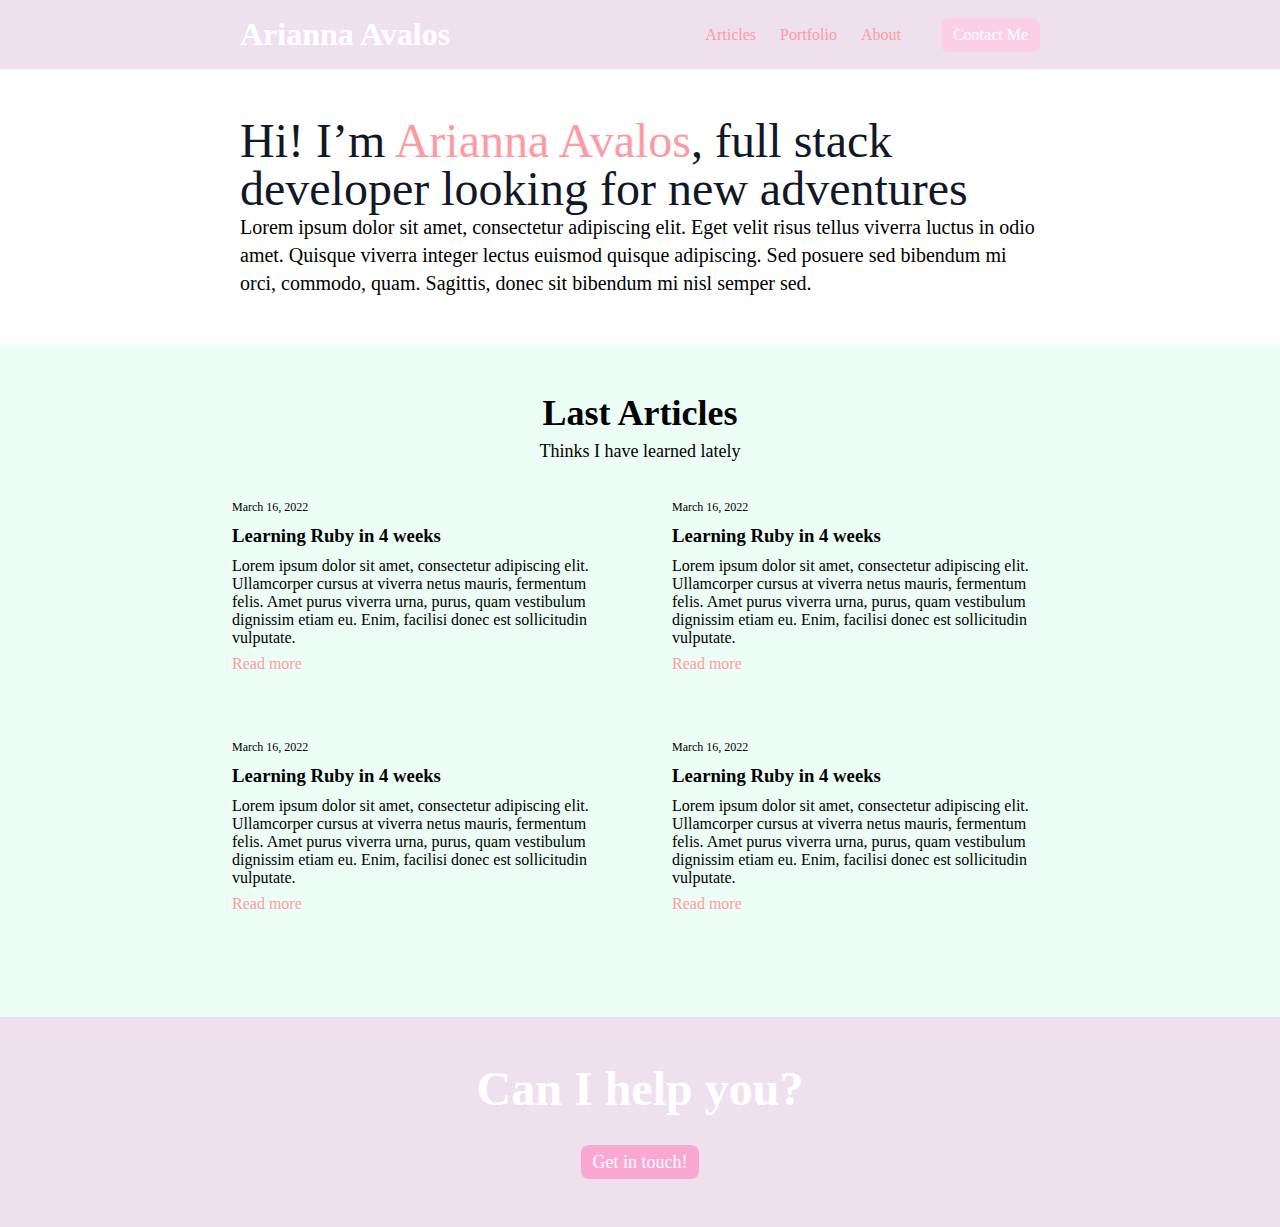
<file: port-final/index.html>
<!DOCTYPE html>
<html lang="en">
<head>
  <meta charset="UTF-8">
  <meta http-equiv="X-UA-Compatible" content="IE=edge">
  <meta name="viewport" content="width=device-width, initial-scale=1.0">
  <link rel="stylesheet" href="css/style.css">
  <title>Index</title>
</head>
<body>
<!-- header -->
<section class ="container">
    <header>
          <div class="wrapper">
            <div class="headerContainer">
              <a href="index.html"><h1 class="text-white">Arianna Avalos</h1></a>
              <nav>
                <ul class="font-inter">
                  <li>
                    <a href="article.html" class="text-salmon">Articles</a>
                  </li>
                  <li>
                    <a href="portfolio.html" class="text-salmon">Portfolio</a>
                  </li>
                  <li>
                    <a href="about.html" class="text-salmon">About</a>
                  </li>
                </ul>
                <a href="contact.html" class="button bg-pink200 text-white">Contact Me</a>
              </nav>
            </div>
          </div>
        </header>

      <!-- structure-->
        <section class="banner">
          <div class="wrapper">
            <div class="heroContainer">
              <h1 class="text-gray900">
                Hi! I’m <span class="text-salmon">Arianna Avalos</span>, full stack
                developer looking for new adventures
              </h1>
              <p>
                Lorem ipsum dolor sit amet, consectetur adipiscing elit. Eget velit
                risus tellus viverra luctus in odio amet. Quisque viverra integer
                lectus euismod quisque adipiscing. Sed posuere sed bibendum mi orci,
                commodo, quam. Sagittis, donec sit bibendum mi nisl semper sed.
              </p>
            </div>
          </div>
        </section>

 <!-- Articles-->     
        <main>
          <div class="wrapper">
            <div class="articlesContainer">
              <div class="articlesTitle">
                <h2>Last Articles</h2>
                <p>Thinks I have learned lately</p>
              </div>
              <div class="colFirst">
                <article>
                  <span>March 16, 2022</span>
                  <h3>Learning Ruby in 4 weeks</h3>
                  <p>
                    Lorem ipsum dolor sit amet, consectetur adipiscing elit.
                    Ullamcorper cursus at viverra netus mauris, fermentum felis.
                    Amet purus viverra urna, purus, quam vestibulum dignissim etiam
                    eu. Enim, facilisi donec est sollicitudin vulputate.
                  </p>
                  <a href="" class="text-salmon">Read more</a>
                </article>
                <article>
                  <span>March 16, 2022</span>
                  <h3>Learning Ruby in 4 weeks</h3>
                  <p>
                    Lorem ipsum dolor sit amet, consectetur adipiscing elit.
                    Ullamcorper cursus at viverra netus mauris, fermentum felis.
                    Amet purus viverra urna, purus, quam vestibulum dignissim etiam
                    eu. Enim, facilisi donec est sollicitudin vulputate.
                  </p>
                  <a href="" class="text-salmon">Read more</a>
                </article>
              </div>
              <div class="colSecond">
                <article>
                  <span>March 16, 2022</span>
                  <h3>Learning Ruby in 4 weeks</h3>
                  <p>
                    Lorem ipsum dolor sit amet, consectetur adipiscing elit.
                    Ullamcorper cursus at viverra netus mauris, fermentum felis.
                    Amet purus viverra urna, purus, quam vestibulum dignissim etiam
                    eu. Enim, facilisi donec est sollicitudin vulputate.
                  </p>
                  <a href="" class="text-salmon">Read more</a>
                </article>
                <article>
                  <span>March 16, 2022</span>
                  <h3>Learning Ruby in 4 weeks</h3>
                  <p>
                    Lorem ipsum dolor sit amet, consectetur adipiscing elit.
                    Ullamcorper cursus at viverra netus mauris, fermentum felis.
                    Amet purus viverra urna, purus, quam vestibulum dignissim etiam
                    eu. Enim, facilisi donec est sollicitudin vulputate.
                  </p>
                  <a href="" class="text-salmon">Read more</a>
                </article>
              </div>
            </div>
          </div>
        </main>
        
<!--footer-->
        <footer>
          <h2>Can I help you?</h2>
          <a type="button" class="button bg-pink300 text-white">Get in touch!</a>
        </footer>
      </section>
</body>
</html>
</file>
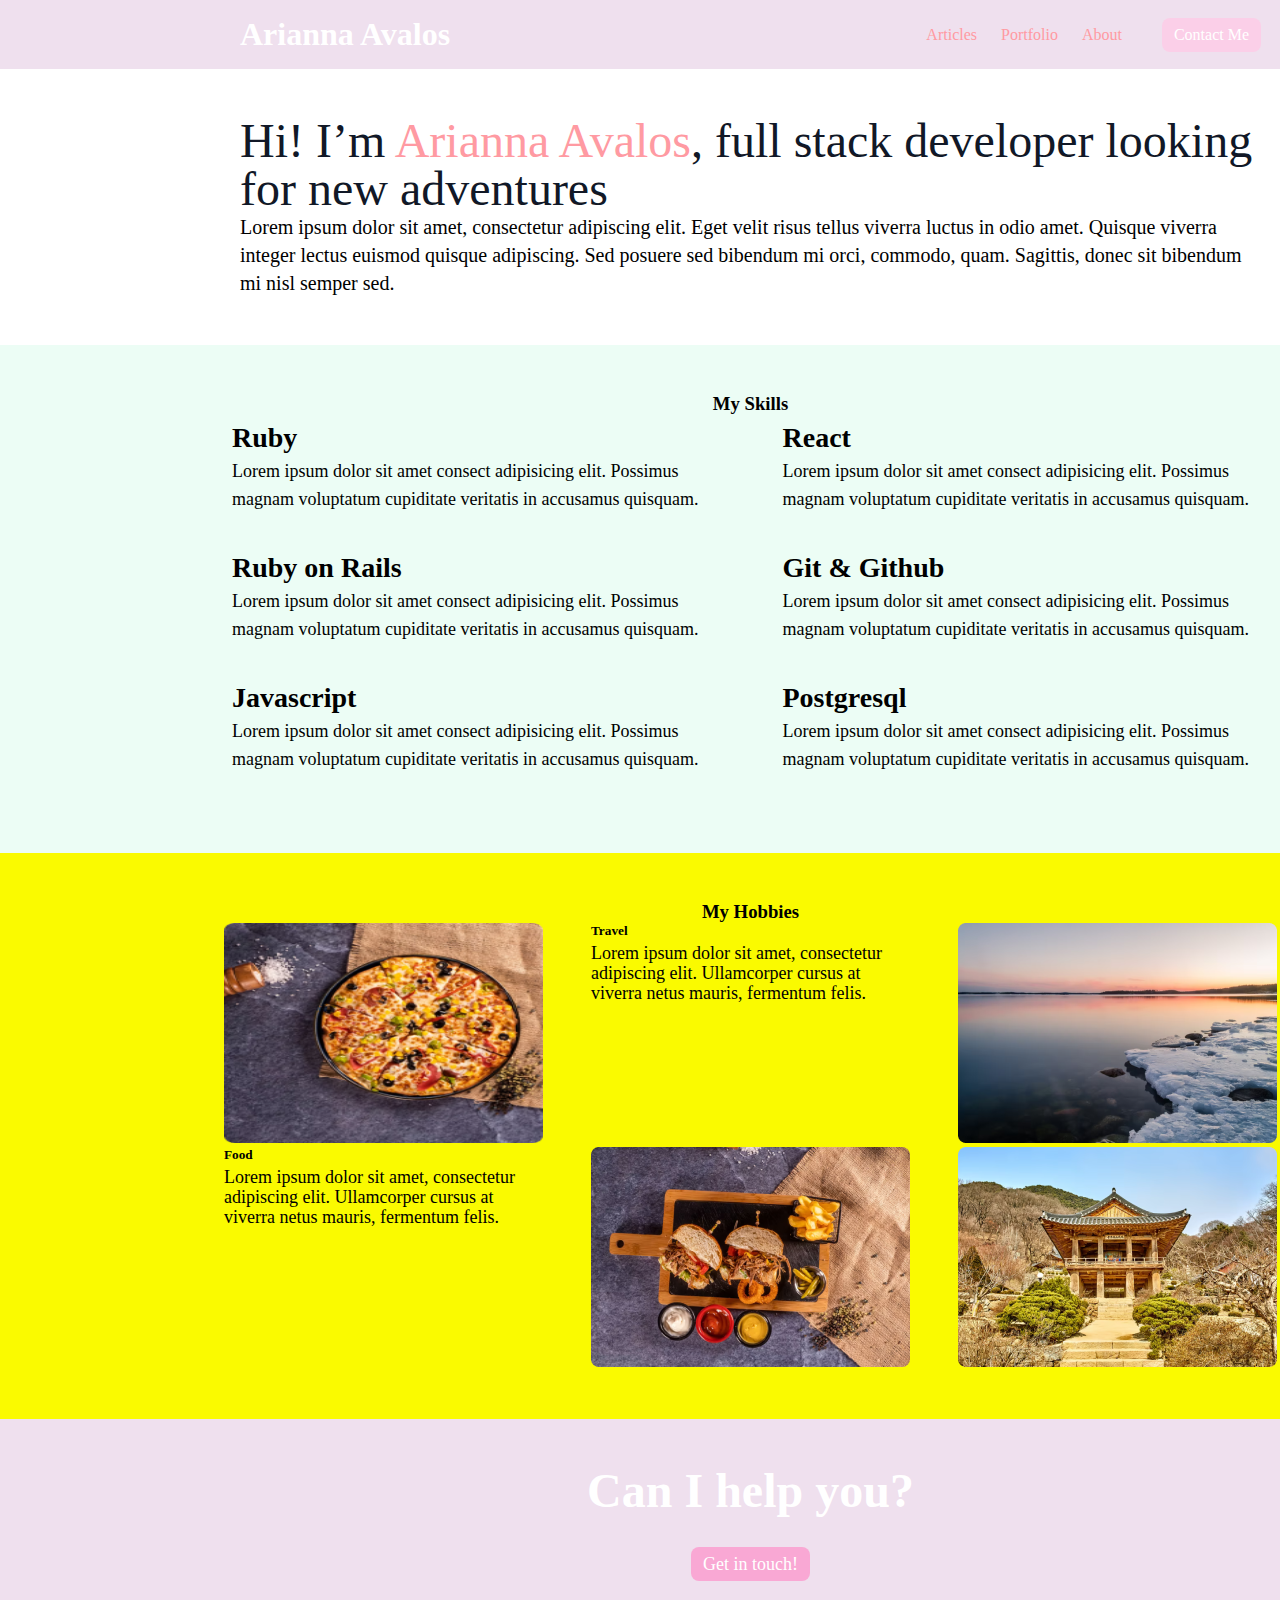
<file: port-final/about.html>
<!DOCTYPE html>
<html lang="en">
<head>
  <meta charset="UTF-8">
  <meta http-equiv="X-UA-Compatible" content="IE=edge">
  <meta name="viewport" content="width=device-width, initial-scale=1.0">
  <link rel="stylesheet" href="./css/style.css">
  <title>About</title>
</head>
<body>
  <section class ="container">
<!-- header -->
    <header>
          <div class="wrapper">
            <div class="headerContainer">
            <a href="index.html"><h1 class="text-white">Arianna Avalos</h1></a>
              <nav class="">
                <ul class="font-inter">
                  <li>
                    <a href="article.html" class="text-salmon">Articles</a>
                  </li>
                  <li>
                    <a href="portfolio.html" class="text-salmon">Portfolio</a>
                  </li>
                  <li>
                    <a href="about.html" class="text-salmon">About</a>
                  </li>
                </ul>
                <a href="contact.html" class="button bg-pink200 text-white">Contact Me</a>
              </nav>
            </div>
          </div>
        </header>
 <!-- structure-->
      <section class="banner">
        <div class="wrapper">
          <div class="heroContainer">
            <h1 class="text-gray900">
              Hi! I’m <span class="text-salmon">Arianna Avalos</span>, full stack
              developer looking for new adventures
            </h1>
            <p>
              Lorem ipsum dolor sit amet, consectetur adipiscing elit. Eget velit
              risus tellus viverra luctus in odio amet. Quisque viverra integer
              lectus euismod quisque adipiscing. Sed posuere sed bibendum mi orci,
              commodo, quam. Sagittis, donec sit bibendum mi nisl semper sed.
            </p>
          </div>
        </div>
      </section>

<!--skills-->
<main>
  <div class="skillTitle">
    <h3 class="text-center">My Skills</h3>
  </div>
<div class="wrapper">
    <div class="skillGrid">
      <div class="contFirst">
        <div class="infoContainer">
          <h4>Ruby</h4>
          <p>
            Lorem ipsum dolor sit amet consect adipisicing elit. Possimus
            magnam voluptatum cupiditate veritatis in accusamus quisquam.
          </p>
      </div>
        <div class="infoContainer">
          <h4>Ruby on Rails</h4>
          <p>
            Lorem ipsum dolor sit amet consect adipisicing elit. Possimus
            magnam voluptatum cupiditate veritatis in accusamus quisquam.
          </p>
      </div>
        <div class="infoContainer">
          <h4>Javascript</h4>
          <p>
            Lorem ipsum dolor sit amet consect adipisicing elit. Possimus
            magnam voluptatum cupiditate veritatis in accusamus quisquam.
          </p>
      </div>
    </div>
      <div class ="contSecond">
        <div class="infoContainer">
          <h4>React</h4>
          <p>
            Lorem ipsum dolor sit amet consect adipisicing elit. Possimus
            magnam voluptatum cupiditate veritatis in accusamus quisquam.
          </p>
        </div>
<div class="infoContainer">
          <h4>Git & Github</h4>
          <p>
            Lorem ipsum dolor sit amet consect adipisicing elit. Possimus
            magnam voluptatum cupiditate veritatis in accusamus quisquam.
          </p>
        </div>
        <div class="infoContainer">
          <h4>Postgresql</h4>
          <p>
            Lorem ipsum dolor sit amet consect adipisicing elit. Possimus
            magnam voluptatum cupiditate veritatis in accusamus quisquam.
          </p>
      </div>
    </div>
    </div>
  </div>
</main>

<!--Hobbies-->
    <section class="hobbies">
      <div class="wrapper">
        <div class="titleContainer">
          <h3 class="text-center">My Hobbies</h3>
        </div>
        <div class="hobbiesGrid">
          <div class="hobPrimero">
            <img src="./media/pizza.png" class="img" alt="pizza">
          </div>
          <div class="hobDos text-center">
            <h5>Travel</h5>
            <p>
              Lorem ipsum dolor sit amet, consectetur adipiscing elit.
              Ullamcorper cursus at viverra netus mauris, fermentum felis.
            </p>
          </div>
          <div class="hobTres">
            <img src="./media/sunny.png" class="img" alt="">
          </div>
          <div class="hobCuatro text-center">
            <h5>Food</h5>
            <p>
              Lorem ipsum dolor sit amet, consectetur adipiscing elit.
              Ullamcorper cursus at viverra netus mauris, fermentum felis.
            </p>
          </div>
          <div class="hobQuinto">
            <img src="./media/food.png" class="img" alt="">
          </div>
          <div class="hobSeis">
            <img src="./media/asia.png" class="img" alt="">
          </div>
        </div>
      </div>
    </section>

<!--footer-->
        <footer>
          <h2>Can I help you?</h2>
          <a type="button" class="button bg-pink300 text-white">Get in touch!</a>
        </footer>
 </section>
</body>
</html>
</file>
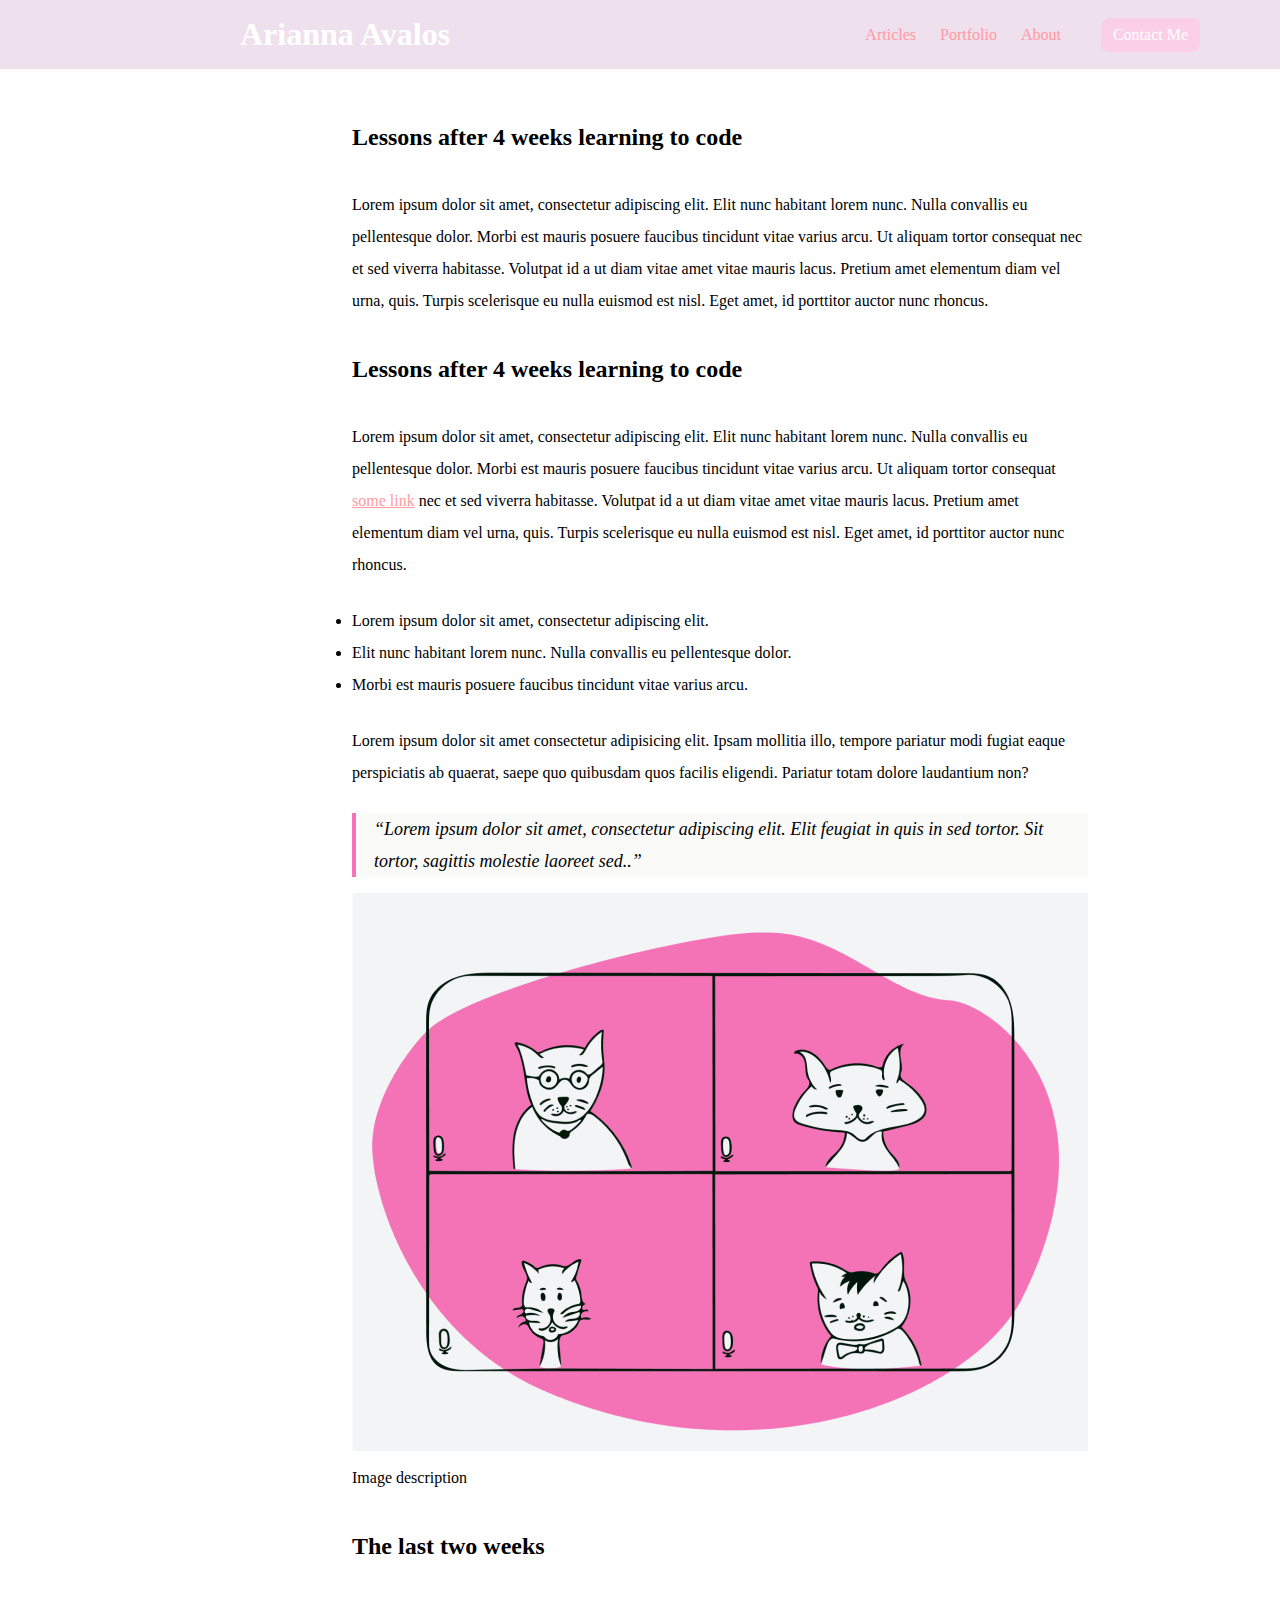
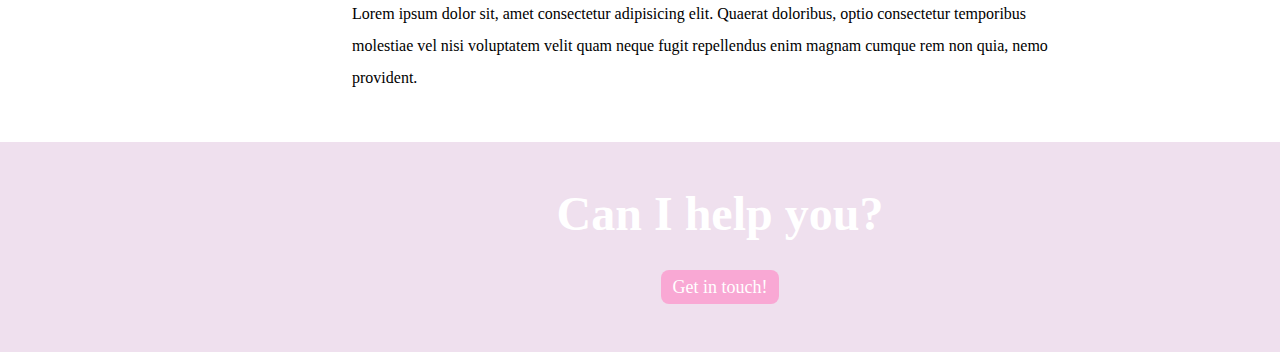
<file: port-final/article.html>
<!DOCTYPE html>
<html lang="en">
<head>
  <meta charset="UTF-8">
  <meta http-equiv="X-UA-Compatible" content="IE=edge">
  <meta name="viewport" content="width=device-width, initial-scale=1.0">
  <link rel="stylesheet" href="css/style.css">
  <title>Article</title>
</head>
<body>
<!-- header -->
<section class ="container">
    <header>
          <div class="wrapper">
            <div class="headerContainer">
              <a href="index.html"><h1 class="text-white">Arianna Avalos</h1></a>
              <nav>
                <ul class="font-inter">
                  <li>
                    <a href="article.html" class="text-salmon">Articles</a>
                  </li>
                  <li>
                    <a href="portfolio.html" class="text-salmon">Portfolio</a>
                  </li>
                  <li>
                    <a href="about.html" class="text-salmon">About</a>
                  </li>
                </ul>
                <a href="contact.html" class="button bg-pink200 text-white">Contact Me</a>
              </nav>
            </div>
          </div>
        </header>

 <!-- Articles-->     
 <section class = "articles">
  <div class = "theFirst">
        <article class = "content">
        <h2 class ="title">Lessons after 4 weeks learning to code</h2>
        <p class= "fist">Lorem ipsum dolor sit amet, consectetur adipiscing elit. 
          Elit nunc habitant lorem nunc. Nulla convallis eu pellentesque dolor. 
          Morbi est mauris posuere faucibus tincidunt vitae varius arcu. 
          Ut aliquam tortor consequat nec et sed viverra habitasse. 
          Volutpat id a ut diam vitae amet vitae mauris lacus. 
          Pretium amet elementum diam vel urna, quis. 
          Turpis scelerisque eu nulla euismod est nisl. 
          Eget amet, id porttitor auctor nunc rhoncus.</p>
     <br>
        <h2 class ="title">Lessons after 4 weeks learning to code</h2>
        <p class= "second">Lorem ipsum dolor sit amet, consectetur adipiscing elit. Elit nunc habitant lorem nunc. Nulla convallis eu pellentesque dolor. 
          Morbi est mauris posuere faucibus tincidunt vitae varius arcu. Ut aliquam tortor consequat <a href = "" class="text-salmon">some link</a> nec et sed viverra habitasse. 
          Volutpat id a ut diam vitae amet vitae mauris lacus. Pretium amet elementum diam vel urna, quis. Turpis scelerisque eu nulla euismod est nisl. 
          Eget amet, id porttitor auctor nunc rhoncus.</p>
        <ul>
          <li>Lorem ipsum dolor sit amet, consectetur adipiscing elit.</li>
          <li>Elit nunc habitant lorem nunc. Nulla convallis eu pellentesque dolor.</li>
          <li>Morbi est mauris posuere faucibus tincidunt vitae varius arcu.</li>
          </ul>
      <p class ="third">Lorem ipsum dolor sit amet consectetur adipisicing elit. Ipsam mollitia illo, tempore pariatur modi fugiat eaque perspiciatis ab quaerat, saepe quo quibusdam quos facilis eligendi. Pariatur totam dolore laudantium non?</p>
      <blockquote class= "blockquote">
      <p>“Lorem ipsum dolor sit amet, consectetur adipiscing elit. Elit feugiat in quis in sed tortor. Sit tortor, sagittis molestie laoreet sed..”</p>
          </blockquote>
      <figure>
      <img src="media/image.png" alt="animals"> <br>
      <figcaption class ="text-cap">Image description</figcaption>
    </figure>
  <br>
        <h2 class ="title">The last two weeks</h2>
        <p class ="fourth">Lorem ipsum dolor sit, amet consectetur adipisicing elit. Quaerat doloribus, optio consectetur temporibus molestiae vel nisi voluptatem velit quam neque fugit repellendus enim magnam cumque rem non quia, nemo provident.</p>
      </article>
    </div>
    </section>
<!--footer-->
        <footer>
          <h2>Can I help you?</h2>
          <a type="button" class="button bg-pink300 text-white">Get in touch!</a>
        </footer>
      </section>
</body>
</html>
</file>
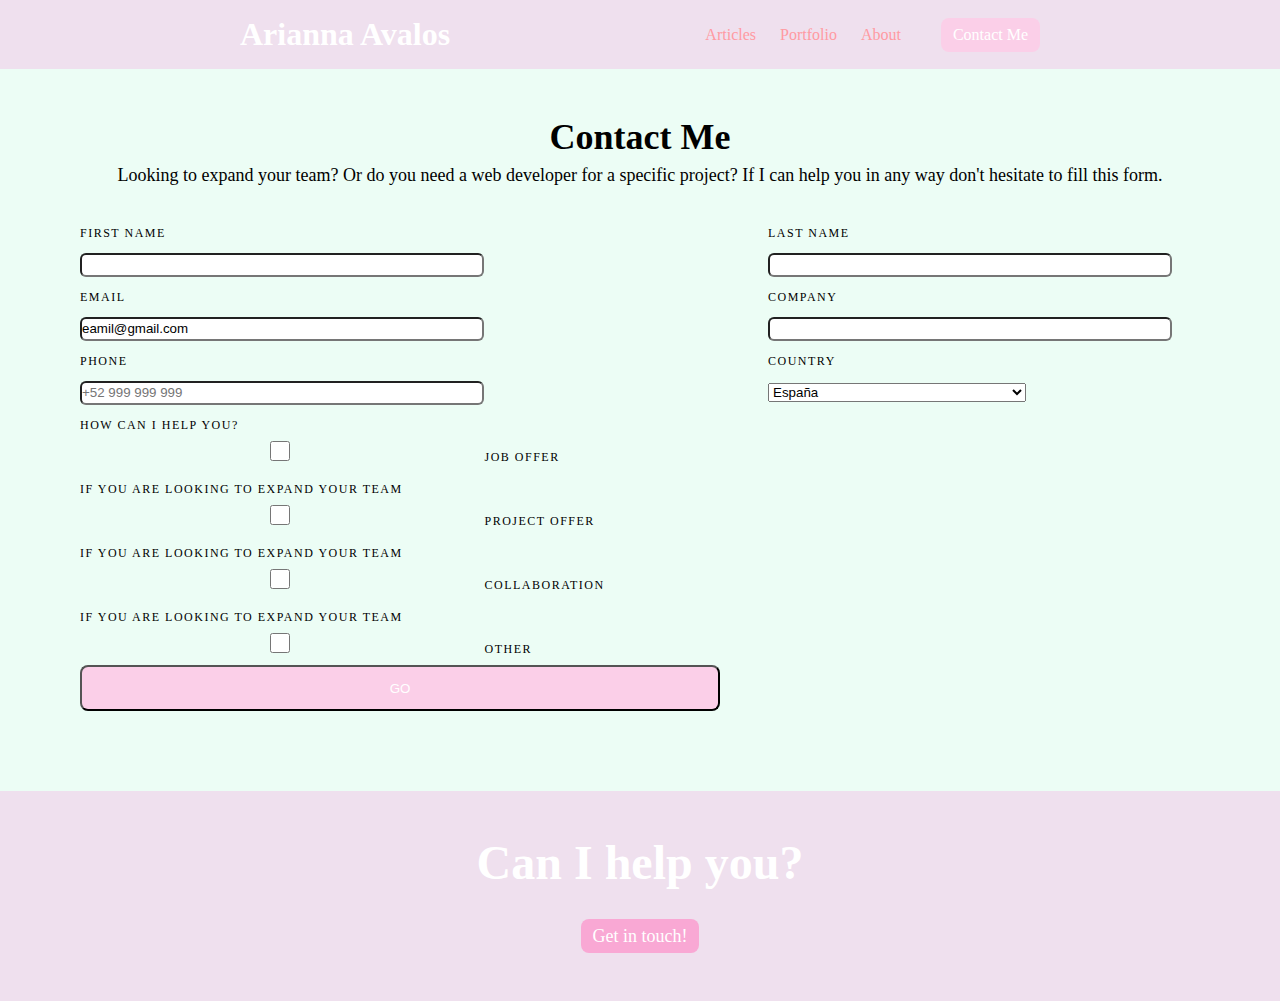
<file: port-final/contact.html>
<!DOCTYPE html>
<html lang="en">
<head>
  <meta charset="UTF-8">
  <meta http-equiv="X-UA-Compatible" content="IE=edge">
  <meta name="viewport" content="width=device-width, initial-scale=1.0">
  <link rel="stylesheet" href="css/style.css">
  <title>Contact me</title>
</head>
<body>
  <section class ="container">
<!-- header -->
    <header>
          <div class="wrapper">
            <div class="headerContainer">
              <a href="index.html"><h1 class="text-white">Arianna Avalos</h1></a>
              <nav>
                <ul class="font-inter">
                  <li>
                    <a href="article.html" class="text-salmon">Articles</a>
                  </li>
                  <li>
                    <a href="portfolio.html" class="text-salmon">Portfolio</a>
                  </li>
                  <li>
                    <a href="about.html" class="text-salmon">About</a>
                  </li>
                </ul>
                <a href="contact.html" class="button bg-pink200 text-white">Contact Me</a>
              </nav>
            </div>
          </div>
        </header>

 <!-- Articles-->     
        <main>
          <div class="contactContainer">
              <div class="articlesTitle">
                <h2>Contact Me</h2>
                <p>Looking to expand your team? Or do you need a web developer for a specific project? If I can help you in any way don't hesitate to fill this form.</p>
              </div>
              <form>
                <div class ="name">
                <p>First Name</p>
                  <input type="text" name="John" />
                </div>
                <div class="last">
                  <p>Last Name</p>
                  <input type="text" name="Doe" />
                </div>
                <div class ="mail">
                  <p>Email</p>
                  <input type="text" name="email-address" value="eamil@gmail.com"  placeholder="mail@gmail.com"/>
                </div>
                <div class ="company">
                  <p>Company</p>
                  <input type="text" name="company" />
                </div>
                <div class ="phone">
                  <p>Phone</p>
                  <input type="tel" name="phone-number"  placeholder="+52 999 999 999"/>
                </div>
                <div class ="countries">
                  <p>Country</p>
                  <select name="pais">
                    <option value="AF">Afganistán</option>
                    <option value="AL">Albania</option>
                    <option value="DE">Alemania</option>
                    <option value="AD">Andorra</option>
                    <option value="AO">Angola</option>
                    <option value="AI">Anguilla</option>
                    <option value="AQ">Antártida</option>
                    <option value="AG">Antigua y Barbuda</option>
                    <option value="AN">Antillas Holandesas</option>
                    <option value="SA">Arabia Saudí</option>
                    <option value="DZ">Argelia</option>
                    <option value="AR">Argentina</option>
                    <option value="AM">Armenia</option>
                    <option value="AW">Aruba</option>
                    <option value="AU">Australia</option>
                    <option value="AT">Austria</option>
                    <option value="AZ">Azerbaiyán</option>
                    <option value="BS">Bahamas</option>
                    <option value="BH">Bahrein</option>
                    <option value="BD">Bangladesh</option>
                    <option value="BB">Barbados</option>
                    <option value="BE">Bélgica</option>
                    <option value="BZ">Belice</option>
                    <option value="BJ">Benin</option>
                    <option value="BM">Bermudas</option>
                    <option value="BY">Bielorrusia</option>
                    <option value="MM">Birmania</option>
                    <option value="BO">Bolivia</option>
                    <option value="BA">Bosnia y Herzegovina</option>
                    <option value="BW">Botswana</option>
                    <option value="BR">Brasil</option>
                    <option value="BN">Brunei</option>
                    <option value="BG">Bulgaria</option>
                    <option value="BF">Burkina Faso</option>
                    <option value="BI">Burundi</option>
                    <option value="BT">Bután</option>
                    <option value="CV">Cabo Verde</option>
                    <option value="KH">Camboya</option>
                    <option value="CM">Camerún</option>
                    <option value="CA">Canadá</option>
                    <option value="TD">Chad</option>
                    <option value="CL">Chile</option>
                    <option value="CN">China</option>
                    <option value="CY">Chipre</option>
                    <option value="VA">Ciudad del Vaticano (Santa Sede)</option>
                    <option value="CO">Colombia</option>
                    <option value="KM">Comores</option>
                    <option value="CG">Congo</option>
                    <option value="CD">Congo, República Democrática del</option>
                    <option value="KR">Corea</option>
                    <option value="KP">Corea del Norte</option>
                    <option value="CI">Costa de Marfíl</option>
                    <option value="CR">Costa Rica</option>
                    <option value="HR">Croacia (Hrvatska)</option>
                    <option value="CU">Cuba</option>
                    <option value="DK">Dinamarca</option>
                    <option value="DJ">Djibouti</option>
                    <option value="DM">Dominica</option>
                    <option value="EC">Ecuador</option>
                    <option value="EG">Egipto</option>
                    <option value="SV">El Salvador</option>
                    <option value="AE">Emiratos Árabes Unidos</option>
                    <option value="ER">Eritrea</option>
                    <option value="SI">Eslovenia</option>
                    <option value="ES" selected>España</option>
                    <option value="US">Estados Unidos</option>
                    <option value="EE">Estonia</option>
                    <option value="ET">Etiopía</option>
                    <option value="FJ">Fiji</option>
                    <option value="PH">Filipinas</option>
                    <option value="FI">Finlandia</option>
                    <option value="FR">Francia</option>
                    <option value="GA">Gabón</option>
                    <option value="GM">Gambia</option>
                    <option value="GE">Georgia</option>
                    <option value="GH">Ghana</option>
                    <option value="GI">Gibraltar</option>
                    <option value="GD">Granada</option>
                    <option value="GR">Grecia</option>
                    <option value="GL">Groenlandia</option>
                    <option value="GP">Guadalupe</option>
                    <option value="GU">Guam</option>
                    <option value="GT">Guatemala</option>
                    <option value="GY">Guayana</option>
                    <option value="GF">Guayana Francesa</option>
                    <option value="GN">Guinea</option>
                    <option value="GQ">Guinea Ecuatorial</option>
                    <option value="GW">Guinea-Bissau</option>
                    <option value="HT">Haití</option>
                    <option value="HN">Honduras</option>
                    <option value="HU">Hungría</option>
                    <option value="IN">India</option>
                    <option value="ID">Indonesia</option>
                    <option value="IQ">Irak</option>
                    <option value="IR">Irán</option>
                    <option value="IE">Irlanda</option>
                    <option value="BV">Isla Bouvet</option>
                    <option value="CX">Isla de Christmas</option>
                    <option value="IS">Islandia</option>
                    <option value="KY">Islas Caimán</option>
                    <option value="CK">Islas Cook</option>
                    <option value="CC">Islas de Cocos o Keeling</option>
                    <option value="FO">Islas Faroe</option>
                    <option value="HM">Islas Heard y McDonald</option>
                    <option value="FK">Islas Malvinas</option>
                    <option value="MP">Islas Marianas del Norte</option>
                    <option value="MH">Islas Marshall</option>
                    <option value="UM">Islas menores de Estados Unidos</option>
                    <option value="PW">Islas Palau</option>
                    <option value="SB">Islas Salomón</option>
                    <option value="SJ">Islas Svalbard y Jan Mayen</option>
                    <option value="TK">Islas Tokelau</option>
                    <option value="TC">Islas Turks y Caicos</option>
                    <option value="VI">Islas Vírgenes (EEUU)</option>
                    <option value="VG">Islas Vírgenes (Reino Unido)</option>
                    <option value="WF">Islas Wallis y Futuna</option>
                    <option value="IL">Israel</option>
                    <option value="IT">Italia</option>
                    <option value="JM">Jamaica</option>
                    <option value="JP">Japón</option>
                    <option value="JO">Jordania</option>
                    <option value="KZ">Kazajistán</option>
                    <option value="KE">Kenia</option>
                    <option value="KG">Kirguizistán</option>
                    <option value="KI">Kiribati</option>
                    <option value="KW">Kuwait</option>
                    <option value="LA">Laos</option>
                    <option value="LS">Lesotho</option>
                    <option value="LV">Letonia</option>
                    <option value="LB">Líbano</option>
                    <option value="LR">Liberia</option>
                    <option value="LY">Libia</option>
                    <option value="LI">Liechtenstein</option>
                    <option value="LT">Lituania</option>
                    <option value="LU">Luxemburgo</option>
                    <option value="MK">Macedonia, Ex-República Yugoslava de</option>
                    <option value="MG">Madagascar</option>
                    <option value="MY">Malasia</option>
                    <option value="MW">Malawi</option>
                    <option value="MV">Maldivas</option>
                    <option value="ML">Malí</option>
                    <option value="MT">Malta</option>
                    <option value="MA">Marruecos</option>
                    <option value="MQ">Martinica</option>
                    <option value="MU">Mauricio</option>
                    <option value="MR">Mauritania</option>
                    <option value="YT">Mayotte</option>
                    <option value="MX">México</option>
                    <option value="FM">Micronesia</option>
                    <option value="MD">Moldavia</option>
                    <option value="MC">Mónaco</option>
                    <option value="MN">Mongolia</option>
                    <option value="MS">Montserrat</option>
                    <option value="MZ">Mozambique</option>
                    <option value="NA">Namibia</option>
                    <option value="NR">Nauru</option>
                    <option value="NP">Nepal</option>
                    <option value="NI">Nicaragua</option>
                    <option value="NE">Níger</option>
                    <option value="NG">Nigeria</option>
                    <option value="NU">Niue</option>
                    <option value="NF">Norfolk</option>
                    <option value="NO">Noruega</option>
                    <option value="NC">Nueva Caledonia</option>
                    <option value="NZ">Nueva Zelanda</option>
                    <option value="OM">Omán</option>
                    <option value="NL">Países Bajos</option>
                    <option value="PA">Panamá</option>
                    <option value="PG">Papúa Nueva Guinea</option>
                    <option value="PK">Paquistán</option>
                    <option value="PY">Paraguay</option>
                    <option value="PE">Perú</option>
                    <option value="PN">Pitcairn</option>
                    <option value="PF">Polinesia Francesa</option>
                    <option value="PL">Polonia</option>
                    <option value="PT">Portugal</option>
                    <option value="PR">Puerto Rico</option>
                    <option value="QA">Qatar</option>
                    <option value="UK">Reino Unido</option>
                    <option value="CF">República Centroafricana</option>
                    <option value="CZ">República Checa</option>
                    <option value="ZA">República de Sudáfrica</option>
                    <option value="DO">República Dominicana</option>
                    <option value="SK">República Eslovaca</option>
                    <option value="RE">Reunión</option>
                    <option value="RW">Ruanda</option>
                    <option value="RO">Rumania</option>
                    <option value="RU">Rusia</option>
                    <option value="EH">Sahara Occidental</option>
                    <option value="KN">Saint Kitts y Nevis</option>
                    <option value="WS">Samoa</option>
                    <option value="AS">Samoa Americana</option>
                    <option value="SM">San Marino</option>
                    <option value="VC">San Vicente y Granadinas</option>
                    <option value="SH">Santa Helena</option>
                    <option value="LC">Santa Lucía</option>
                    <option value="ST">Santo Tomé y Príncipe</option>
                    <option value="SN">Senegal</option>
                    <option value="SC">Seychelles</option>
                    <option value="SL">Sierra Leona</option>
                    <option value="SG">Singapur</option>
                    <option value="SY">Siria</option>
                    <option value="SO">Somalia</option>
                    <option value="LK">Sri Lanka</option>
                    <option value="PM">St Pierre y Miquelon</option>
                    <option value="SZ">Suazilandia</option>
                    <option value="SD">Sudán</option>
                    <option value="SE">Suecia</option>
                    <option value="CH">Suiza</option>
                    <option value="SR">Surinam</option>
                    <option value="TH">Tailandia</option>
                    <option value="TW">Taiwán</option>
                    <option value="TZ">Tanzania</option>
                    <option value="TJ">Tayikistán</option>
                    <option value="TF">Territorios franceses del Sur</option>
                    <option value="TP">Timor Oriental</option>
                    <option value="TG">Togo</option>
                    <option value="TO">Tonga</option>
                    <option value="TT">Trinidad y Tobago</option>
                    <option value="TN">Túnez</option>
                    <option value="TM">Turkmenistán</option>
                    <option value="TR">Turquía</option>
                    <option value="TV">Tuvalu</option>
                    <option value="UA">Ucrania</option>
                    <option value="UG">Uganda</option>
                    <option value="UY">Uruguay</option>
                    <option value="UZ">Uzbekistán</option>
                    <option value="VU">Vanuatu</option>
                    <option value="VE">Venezuela</option>
                    <option value="VN">Vietnam</option>
                    <option value="YE">Yemen</option>
                    <option value="YU">Yugoslavia</option>
                    <option value="ZM">Zambia</option>
                    <option value="ZW">Zimbabue</option>
                    </select>
                 </div>
                <div class= "secondBlock">
                <div class ="secondTitle">
                <p>How can I help you?</p>
                </div>
                <div class="listItem">
                  <input type="checkbox" name="name" id="id" value="checkbox1" />
                  <label for="name">Job Offer</label>
                  <p>If you are looking to expand your team</p>
              </div> 
              <div class="listItem">
                <input type="checkbox" name="name" id="id" value="checkbox1" />
                <label for="name">Project Offer</label>
                <p>If you are looking to expand your team</p>
            </div>
            <div class="listItem">
              <input type="checkbox" name="name" id="id" value="checkbox1" />
              <label for="name">Collaboration</label>
              <p>If you are looking to expand your team</p>
          </div>
          <div class="listItem">
            <input type="checkbox" name="name" id="id" value="checkbox1" />
            <label for="name">Other</label>
        </div>
              <div class ="butSub">
                  <button type="button" class="but bg-pink200 text-white">GO</button>
                </div>
              </form>
             </div>
        </main>
        
<!--footer-->
        <footer>
          <h2>Can I help you?</h2>
          <a type="button" class="button bg-pink300 text-white">Get in touch!</a>
        </footer>
      </section>
</body>
</html>
</file>
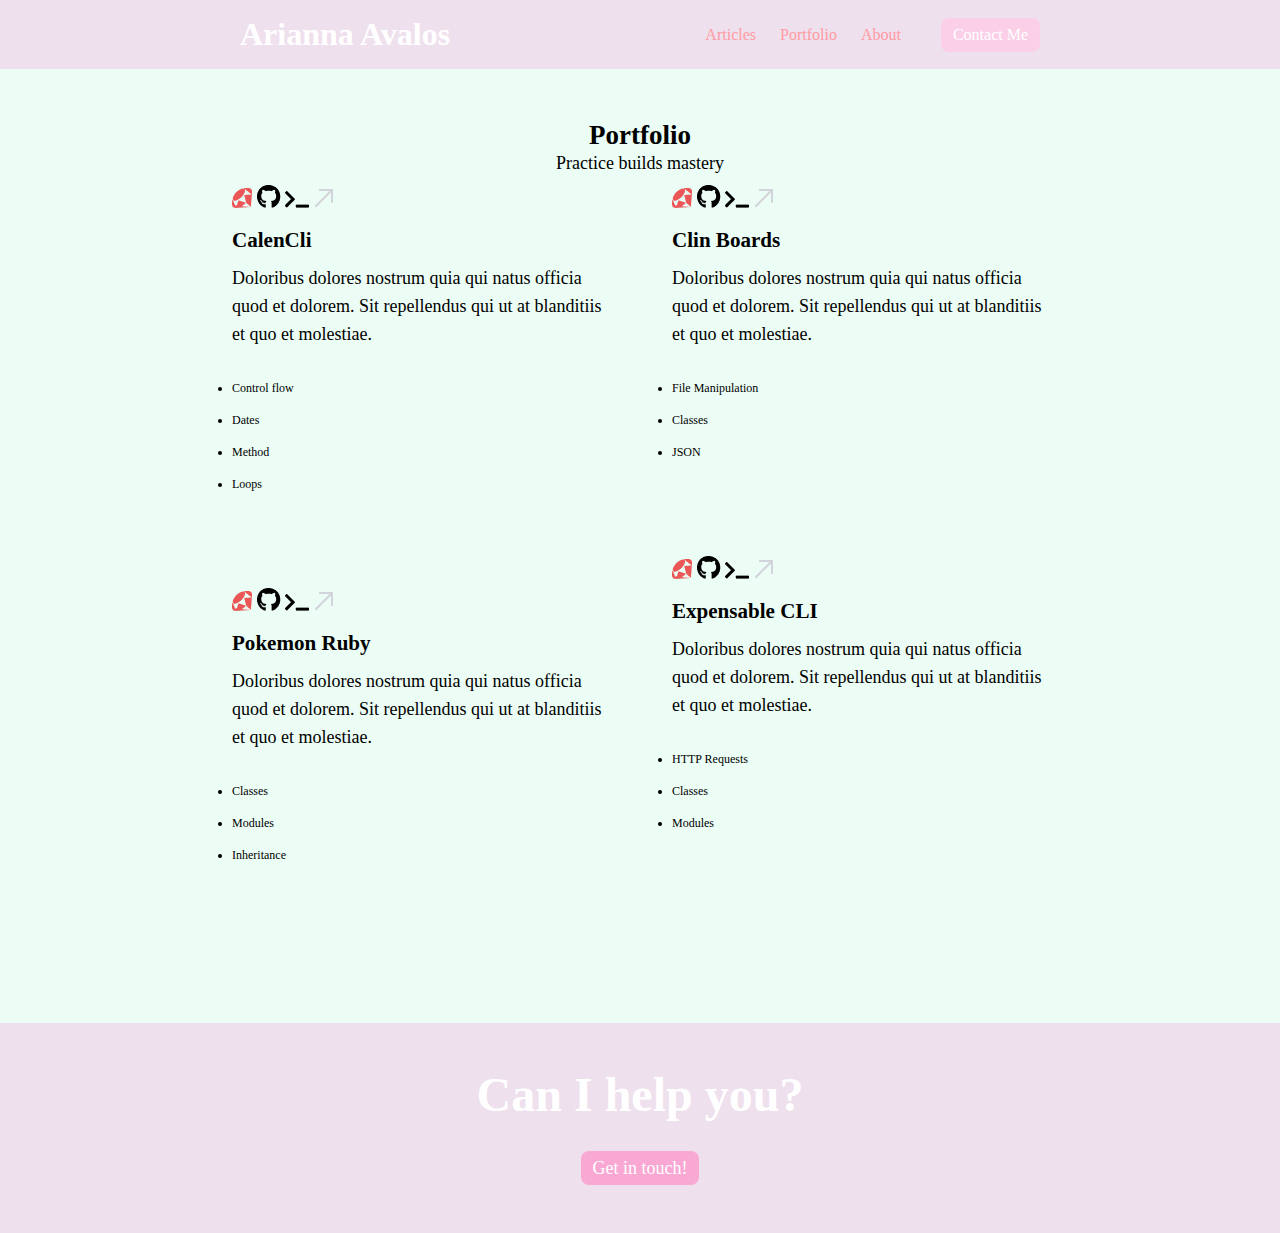
<file: port-final/portfolio.html>
<!DOCTYPE html>
<html lang="en">
<head>
  <meta charset="UTF-8">
  <meta http-equiv="X-UA-Compatible" content="IE=edge">
  <meta name="viewport" content="width=device-width, initial-scale=1.0">
  <link rel="stylesheet" href="./css/style.css">
  <title>Portfolio</title>
</head>
<body>
   <section class ="container">
<!-- header -->
    <header>
     <div class="wrapper">
       <div class="headerContainer">
        <a href="index.html"><h1 class="text-white">Arianna Avalos</h1></a>
         <nav>
      <ul class="font-inter">
        <li>
     <a href="article.html" class="text-salmon">Articles</a>
        </li>
        <li>
     <a href="portfolio.html" class="text-salmon">Portfolio</a>
        </li>
        <li>
     <a href="about.html" class="text-salmon">About</a>
        </li>
      </ul>
      <a href="contact.html" class="button bg-pink200 text-white">Contact Me</a>
         </nav>
       </div>
     </div>
        </header>

 <!-- Articles-->     
<main>
     <div class="wrapper">
       <div class="portContainer">
         <div class="portTitle">
      <h2>Portfolio</h2>
      <p>Practice builds mastery</p>
         </div>
         <div class="colFirst">
      <article>
         <div class="icons">
            <img src="./media/ruby.png">
            <img src="./media/github.png">
            <img src="./media/wedont.png">
            <img src="./media/arrow.png">
         </div>
        <h3>CalenCli</h3>
        <p>
     Doloribus dolores nostrum quia qui natus officia quod et dolorem. Sit repellendus qui ut at blanditiis et quo et molestiae.
        </p>
        <div class ="tags">
        <ul>
           <li>Control flow</li>
           <li>Dates</li>
           <li>Method</li>
           <li>Loops</li>
        </ul>
      </div>
      </article>
      <article>
         <div class="icons">
            <img src="./media/ruby.png">
            <img src="./media/github.png">
            <img src="./media/wedont.png">
            <img src="./media/arrow.png">
         </div>
        <h3>Pokemon Ruby</h3>
        <p>
     Doloribus dolores nostrum quia qui natus officia quod et dolorem. Sit repellendus qui ut at blanditiis et quo et molestiae.
        </p>
        <div class ="tags">
        <ul>
           <li>Classes</li>
           <li>Modules</li>
           <li>Inheritance</li>
        </ul>
      </div>
      </article>
         </div>
         <div class="colSecond">
      <article>
         <div class="icons">
            <img src="./media/ruby.png">
            <img src="./media/github.png">
            <img src="./media/wedont.png">
            <img src="./media/arrow.png">
         </div>
        <h3>Clin Boards</h3>
         <p>
      Doloribus dolores nostrum quia qui natus officia quod et dolorem. Sit repellendus qui ut at blanditiis et quo et molestiae.
         </p>
         <div class ="tags">
         <ul>
            <li>File Manipulation</li>
            <li>Classes</li>
            <li>JSON</li>
         </ul>
      </div>
       </article>
       <article>
         <div class="icons">
            <img src="./media/ruby.png">
            <img src="./media/github.png">
            <img src="./media/wedont.png">
            <img src="./media/arrow.png">
         </div>
         <h3>Expensable CLI </h3>
     <p>
       Doloribus dolores nostrum quia qui natus officia quod et dolorem. Sit repellendus qui ut at blanditiis et quo et molestiae.
     </p>
     <div class ="tags">
     <ul>
        <li>HTTP Requests</li>
        <li>Classes</li>
        <li>Modules</li>
     </ul>
   </div>
        </article>
       </div>
     </div>
        </main>

<!--footer-->
    <footer>
     <h2>Can I help you?</h2>
     <a type="button" class="button bg-pink300 text-white">Get in touch!</a>
   </footer>
   </section>
</body>
</html>
</file>
<file: port-final/css/style.css>
@import "import.css";

*{
  margin:0;
  padding:0;
}

.wrapper {
  width: 100%;
  margin: auto;
}

.button {
  padding: 8px 12px;
  border-radius: 0.5rem;
}

.bg-pink200 {
  background-color: var(--pink-200);
}

.bg-pink300 {
  background-color: var(--pink-300);
}

.text-white {
  color: var(--white);
}

.text-salmon {
  color: var(--salmon-100);
}

.text-gray900 {
  color: var(--gray-900);
}
</file>
